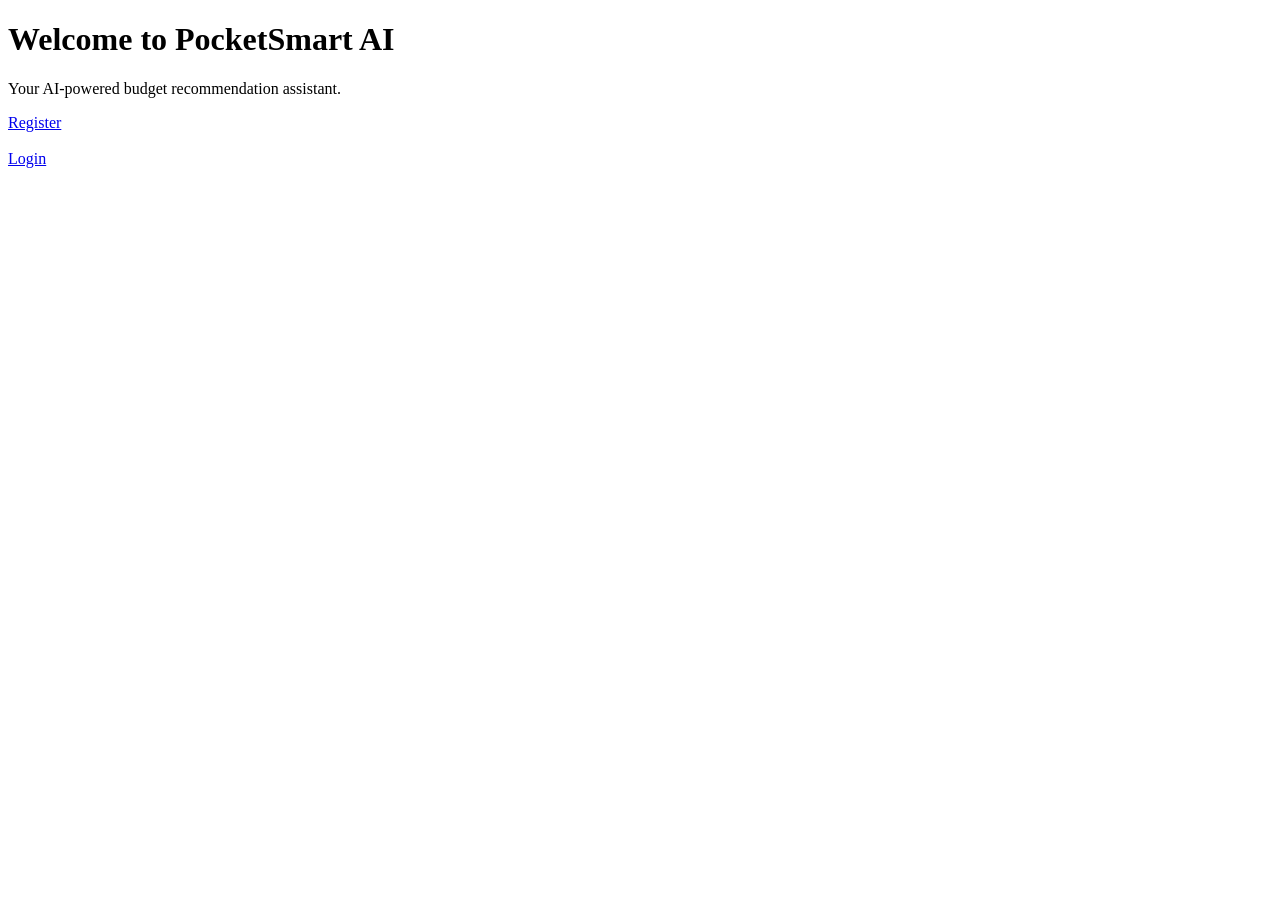
<file: app/templates/index.html>
<!DOCTYPE html>
<html>
<head>
    <title>PocketSmart AI</title>
</head>
<body>
    <h1>Welcome to PocketSmart AI</h1>
    <p>Your AI-powered budget recommendation assistant.</p>

    <a href="/register">Register</a>
    <br><br>
    <a href="/login">Login</a>
</body>
</html>
</file>
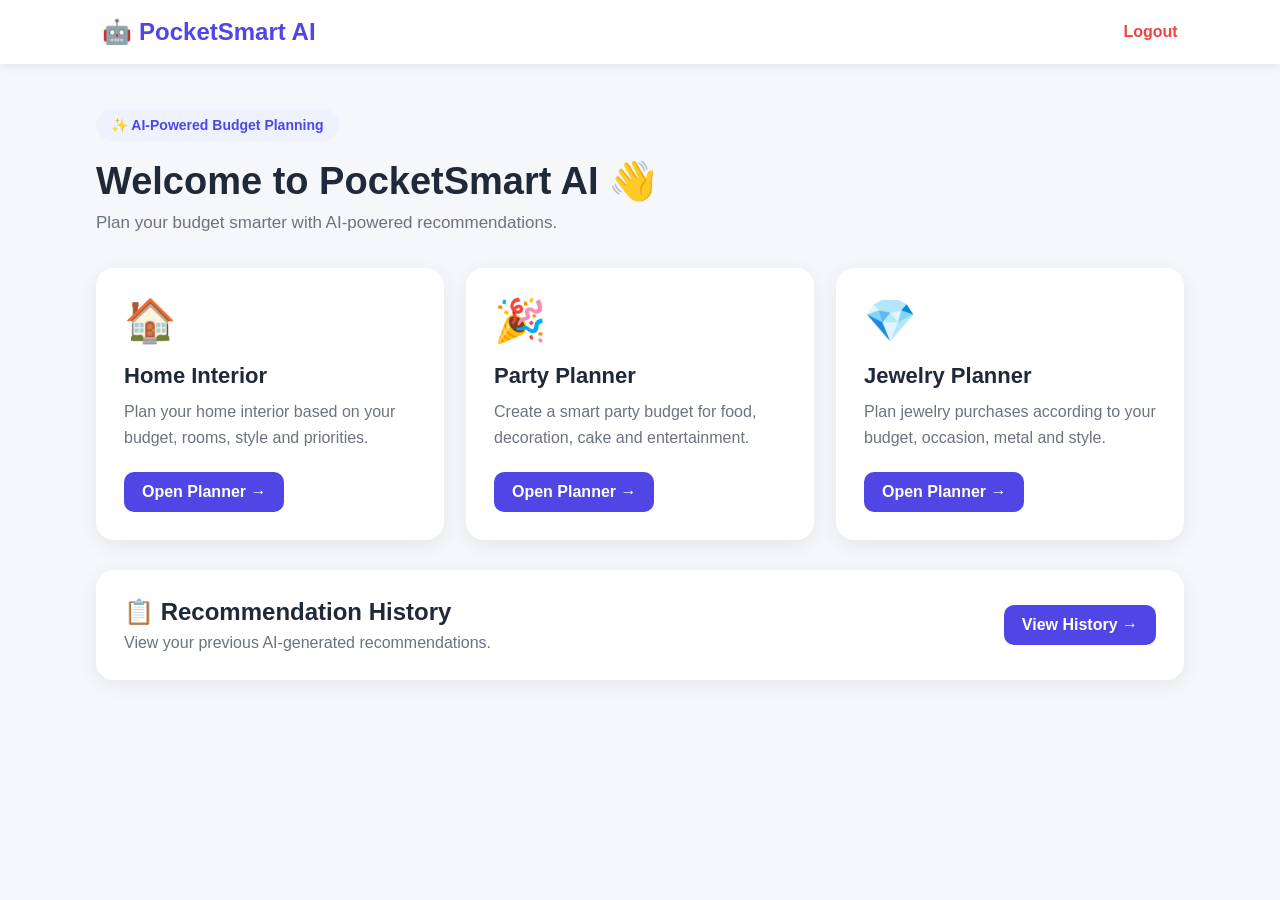
<file: app/templates/dashboard.html>
<!DOCTYPE html>
<html lang="en">
<head>
    <meta charset="UTF-8">
    <meta name="viewport" content="width=device-width, initial-scale=1.0">

    <title>PocketSmart AI - Dashboard</title>

    <style>
        * {
            margin: 0;
            padding: 0;
            box-sizing: border-box;
            font-family: Arial, sans-serif;
        }

        body {
            background: #f5f7fb;
            color: #1f2937;
        }

        .navbar {
            background: white;
            padding: 18px 8%;
            display: flex;
            justify-content: space-between;
            align-items: center;
            box-shadow: 0 2px 10px rgba(0,0,0,0.08);
            position: sticky;
            top: 0;
            z-index: 10;
        }

        .logo {
            font-size: 24px;
            font-weight: bold;
            color: #4f46e5;
        }

        .logout {
            text-decoration: none;
            color: #ef4444;
            font-weight: bold;
        }

        .container {
            width: 85%;
            max-width: 1100px;
            margin: 45px auto;
        }

        .badge {
            display: inline-block;
            background: #eef2ff;
            color: #4f46e5;
            padding: 8px 15px;
            border-radius: 20px;
            font-size: 14px;
            font-weight: bold;
            margin-bottom: 18px;
        }

        h1 {
            font-size: 38px;
            margin-bottom: 10px;
        }

        .subtitle {
            color: #6b7280;
            margin-bottom: 35px;
            font-size: 17px;
        }

        .cards {
            display: grid;
            grid-template-columns: repeat(3, 1fr);
            gap: 22px;
        }

        .card {
            background: white;
            padding: 28px;
            border-radius: 18px;
            box-shadow: 0 5px 20px rgba(0,0,0,0.07);
            transition: 0.3s;
        }

        .card:hover {
            transform: translateY(-5px);
            box-shadow: 0 10px 25px rgba(0,0,0,0.12);
        }

        .icon {
            font-size: 42px;
            margin-bottom: 18px;
        }

        .card h2 {
            margin-bottom: 10px;
            font-size: 22px;
        }

        .card p {
            color: #6b7280;
            line-height: 1.6;
            margin-bottom: 22px;
        }

        .button {
            display: inline-block;
            background: #4f46e5;
            color: white;
            text-decoration: none;
            padding: 11px 18px;
            border-radius: 10px;
            font-weight: bold;
        }

        .button:hover {
            background: #3730a3;
        }

        .history {
            margin-top: 30px;
            background: white;
            padding: 28px;
            border-radius: 18px;
            box-shadow: 0 5px 20px rgba(0,0,0,0.07);
            display: flex;
            justify-content: space-between;
            align-items: center;
        }

        .history h2 {
            margin-bottom: 8px;
        }

        .history p {
            color: #6b7280;
        }

        @media (max-width: 800px) {
            .cards {
                grid-template-columns: 1fr;
            }

            .container {
                width: 90%;
            }

            h1 {
                font-size: 30px;
            }

            .history {
                flex-direction: column;
                align-items: flex-start;
                gap: 20px;
            }
        }
    </style>
</head>

<body>

    <nav class="navbar">
        <div class="logo">🤖 PocketSmart AI</div>

        <a href="/logout" class="logout">
            Logout
        </a>
    </nav>

    <main class="container">

        <div class="badge">
            ✨ AI-Powered Budget Planning
        </div>

        <h1>Welcome to PocketSmart AI 👋</h1>

        <p class="subtitle">
            Plan your budget smarter with AI-powered recommendations.
        </p>

        <div class="cards">

            <div class="card">
                <div class="icon">🏠</div>

                <h2>Home Interior</h2>

                <p>
                    Plan your home interior based on your budget,
                    rooms, style and priorities.
                </p>

                <a href="/home-planner" class="button">
                    Open Planner →
                </a>
            </div>

            <div class="card">
                <div class="icon">🎉</div>

                <h2>Party Planner</h2>

                <p>
                    Create a smart party budget for food,
                    decoration, cake and entertainment.
                </p>

                <a href="/party-planner" class="button">
                    Open Planner →
                </a>
            </div>

            <div class="card">
                <div class="icon">💎</div>

                <h2>Jewelry Planner</h2>

                <p>
                    Plan jewelry purchases according to your
                    budget, occasion, metal and style.
                </p>

                <a href="/jewelry-planner" class="button">
                    Open Planner →
                </a>
            </div>

        </div>

        <div class="history">

            <div>
                <h2>📋 Recommendation History</h2>

                <p>
                    View your previous AI-generated recommendations.
                </p>
            </div>

            <a href="/history-page" class="button">
                View History →
            </a>

        </div>

    </main>

</body>
</html>
</file>
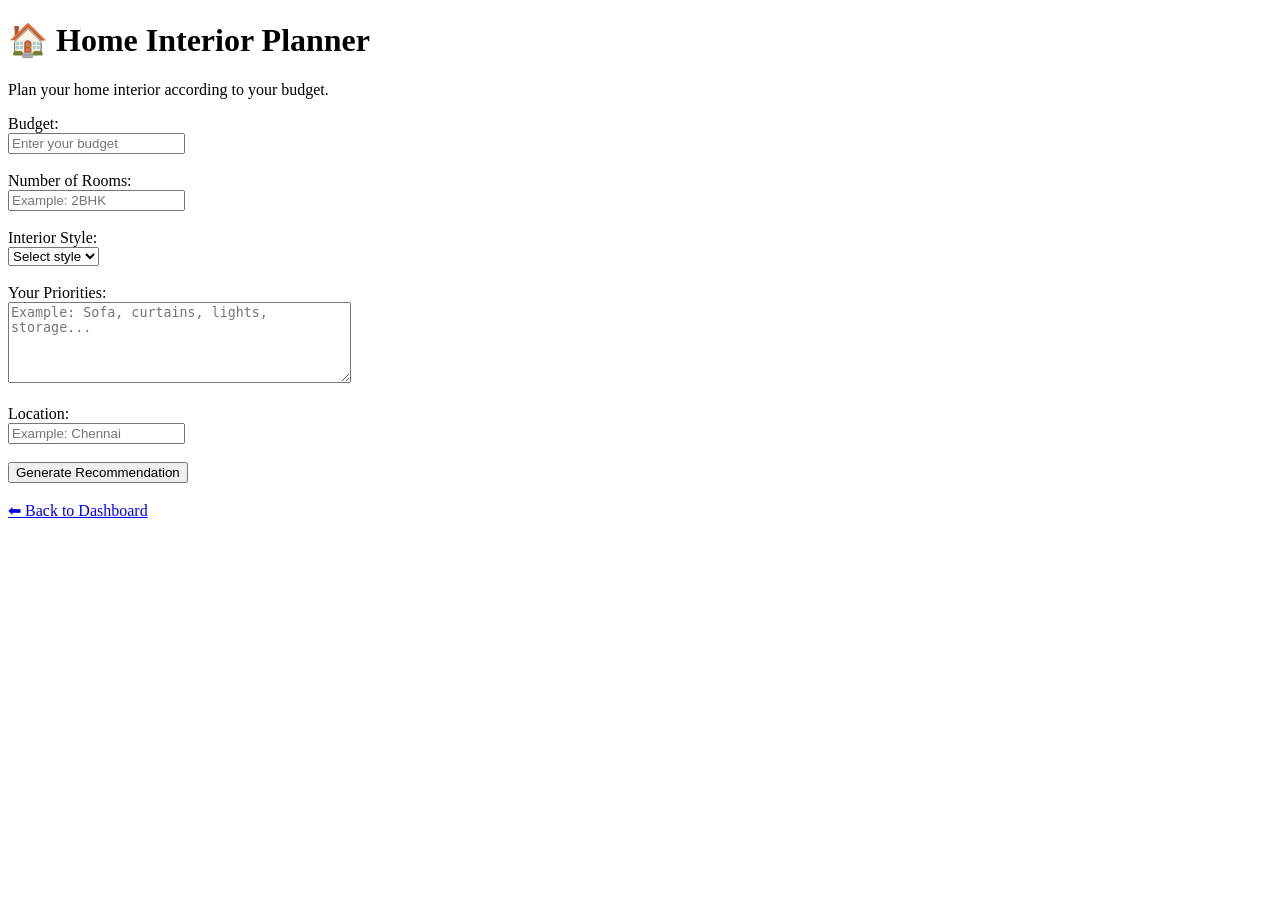
<file: app/templates/home_planner.html>
<!DOCTYPE html>
<html>
<head>
    <title>Home Interior Planner - PocketSmart AI</title>
</head>

<body>

    <h1>🏠 Home Interior Planner</h1>

    <p>Plan your home interior according to your budget.</p>

    <form action="/generate-home" method="post" id="homePlannerForm">

        <label>Budget:</label><br>
        <input
            type="number"
            name="budget"
            placeholder="Enter your budget"
            required
        >
        <br><br>

        <label>Number of Rooms:</label><br>
        <input
            type="text"
            name="rooms"
            placeholder="Example: 2BHK"
            required
        >
        <br><br>

        <label>Interior Style:</label><br>
        <select name="style" required>
            <option value="">Select style</option>
            <option value="Modern">Modern</option>
            <option value="Minimal">Minimal</option>
            <option value="Traditional">Traditional</option>
            <option value="Luxury">Luxury</option>
            <option value="Bohemian">Bohemian</option>
        </select>
        <br><br>

        <label>Your Priorities:</label><br>
        <textarea
            name="priorities"
            placeholder="Example: Sofa, curtains, lights, storage..."
            rows="5"
            cols="40"
            required
        ></textarea>
        <br><br>

        <label>Location:</label><br>
        <input
            type="text"
            name="location"
            placeholder="Example: Chennai"
        >
        <br><br>

        <button type="submit" id="generateButton">
            Generate Recommendation
        </button>

    </form>

    <br>

    <a href="/dashboard">⬅ Back to Dashboard</a>

    <script>
        document.getElementById("homePlannerForm").addEventListener("submit", function () {
            const button = document.getElementById("generateButton");

            button.disabled = true;
            button.innerText = "Generating...";
        });
    </script>

</body>
</html>
</file>
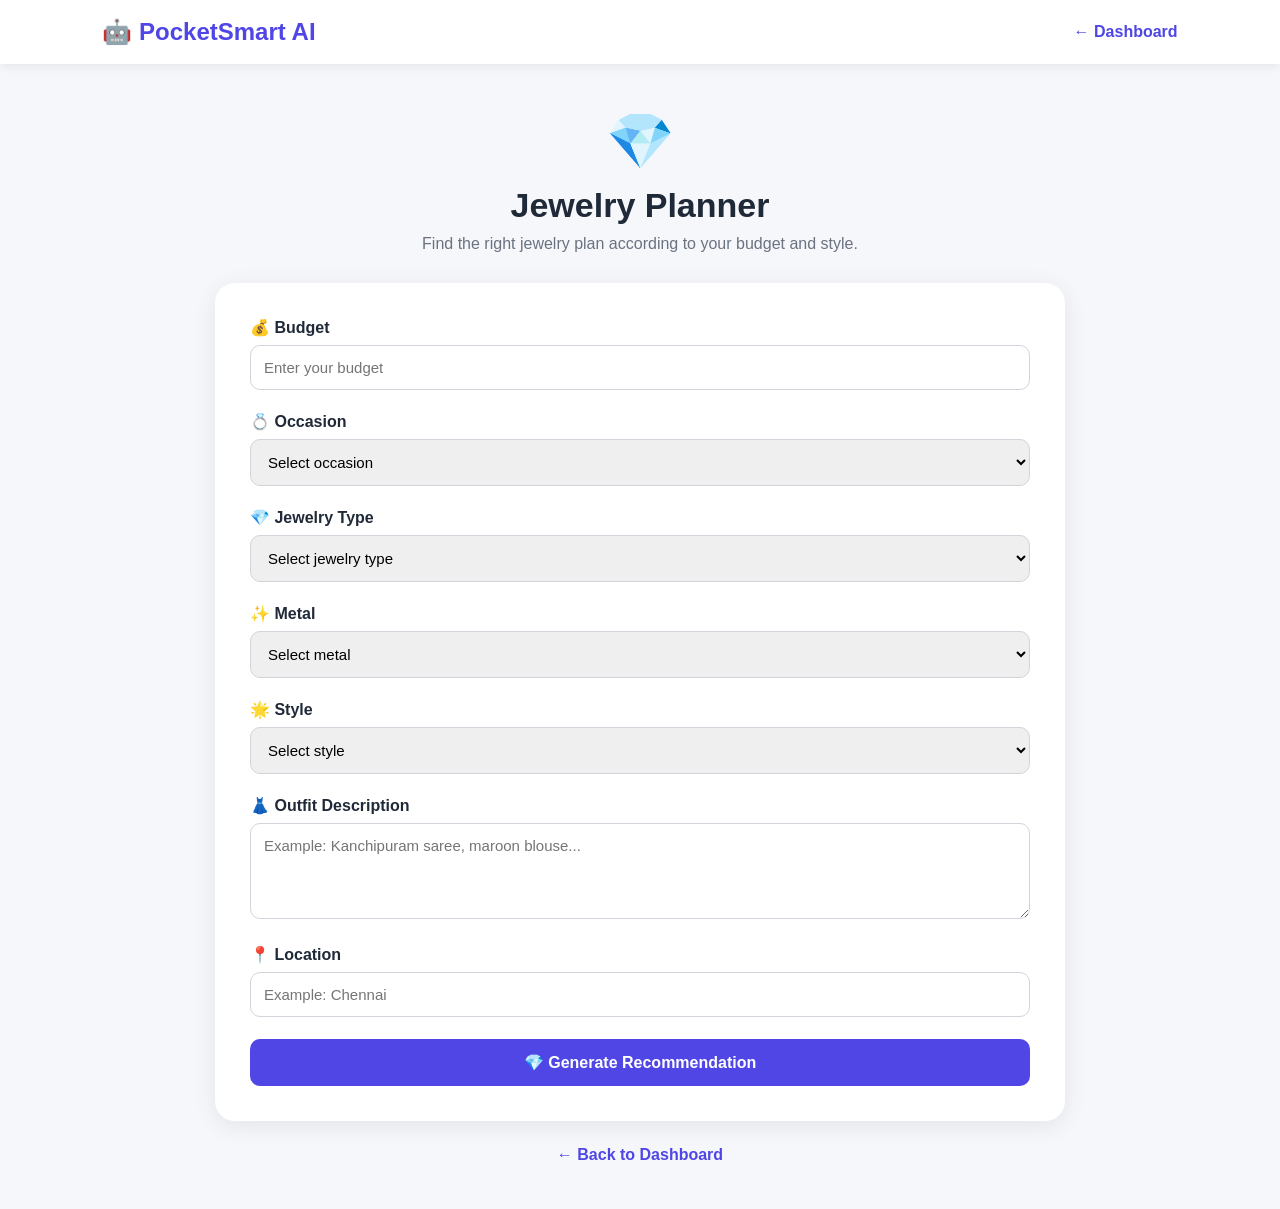
<file: app/templates/jewelry_planner.html>
<!DOCTYPE html>
<html lang="en">
<head>
    <meta charset="UTF-8">
    <meta name="viewport" content="width=device-width, initial-scale=1.0">

    <title>Jewelry Planner - PocketSmart AI</title>

    <style>
        * {
            margin: 0;
            padding: 0;
            box-sizing: border-box;
            font-family: Arial, sans-serif;
        }

        body {
            background: #f5f7fb;
            color: #1f2937;
        }

        .navbar {
            background: white;
            padding: 18px 8%;
            display: flex;
            justify-content: space-between;
            align-items: center;
            box-shadow: 0 2px 10px rgba(0,0,0,0.08);
        }

        .logo {
            font-size: 24px;
            font-weight: bold;
            color: #4f46e5;
        }

        .back {
            text-decoration: none;
            color: #4f46e5;
            font-weight: bold;
        }

        .container {
            width: 90%;
            max-width: 850px;
            margin: 45px auto;
        }

        .header {
            text-align: center;
            margin-bottom: 30px;
        }

        .icon {
            font-size: 55px;
            margin-bottom: 12px;
        }

        h1 {
            font-size: 34px;
            margin-bottom: 10px;
        }

        .subtitle {
            color: #6b7280;
            font-size: 16px;
        }

        .form-card {
            background: white;
            padding: 35px;
            border-radius: 20px;
            box-shadow: 0 5px 25px rgba(0,0,0,0.08);
        }

        .form-group {
            margin-bottom: 22px;
        }

        label {
            display: block;
            font-weight: bold;
            margin-bottom: 8px;
        }

        input,
        select,
        textarea {
            width: 100%;
            padding: 13px;
            border: 1px solid #d1d5db;
            border-radius: 10px;
            font-size: 15px;
            outline: none;
        }

        input:focus,
        select:focus,
        textarea:focus {
            border-color: #4f46e5;
        }

        textarea {
            resize: vertical;
        }

        .button {
            width: 100%;
            border: none;
            background: #4f46e5;
            color: white;
            padding: 14px;
            border-radius: 10px;
            font-size: 16px;
            font-weight: bold;
            cursor: pointer;
        }

        .button:hover {
            background: #3730a3;
        }

        .button:disabled {
            background: #9ca3af;
            cursor: not-allowed;
        }

        .footer-link {
            text-align: center;
            margin-top: 25px;
        }

        .footer-link a {
            color: #4f46e5;
            text-decoration: none;
            font-weight: bold;
        }

        @media (max-width: 600px) {
            .container {
                width: 94%;
                margin: 30px auto;
            }

            .form-card {
                padding: 25px;
            }

            h1 {
                font-size: 28px;
            }
        }
    </style>
</head>

<body>

    <nav class="navbar">
        <div class="logo">🤖 PocketSmart AI</div>

        <a href="/dashboard" class="back">
            ← Dashboard
        </a>
    </nav>

    <main class="container">

        <div class="header">
            <div class="icon">💎</div>

            <h1>Jewelry Planner</h1>

            <p class="subtitle">
                Find the right jewelry plan according to your budget and style.
            </p>
        </div>

        <div class="form-card">

            <form action="/generate-jewelry" method="post" id="jewelryPlannerForm">

                <div class="form-group">
                    <label>💰 Budget</label>

                    <input
                        type="number"
                        name="budget"
                        placeholder="Enter your budget"
                        min="1"
                        required
                    >
                </div>

                <div class="form-group">
                    <label>💍 Occasion</label>

                    <select name="occasion" required>
                        <option value="">Select occasion</option>
                        <option value="Wedding">Wedding</option>
                        <option value="Engagement">Engagement</option>
                        <option value="Birthday">Birthday</option>
                        <option value="Anniversary">Anniversary</option>
                        <option value="Festival">Festival</option>
                        <option value="Daily Wear">Daily Wear</option>
                        <option value="Other">Other</option>
                    </select>
                </div>

                <div class="form-group">
                    <label>💎 Jewelry Type</label>

                    <select name="jewelry_type" required>
                        <option value="">Select jewelry type</option>
                        <option value="Necklace">Necklace</option>
                        <option value="Earrings">Earrings</option>
                        <option value="Ring">Ring</option>
                        <option value="Bangles">Bangles</option>
                        <option value="Bracelet">Bracelet</option>
                        <option value="Chain">Chain</option>
                        <option value="Jewelry Set">Jewelry Set</option>
                    </select>
                </div>

                <div class="form-group">
                    <label>✨ Metal</label>

                    <select name="metal" required>
                        <option value="">Select metal</option>
                        <option value="Gold">Gold</option>
                        <option value="Silver">Silver</option>
                        <option value="Rose Gold">Rose Gold</option>
                        <option value="Platinum">Platinum</option>
                        <option value="Diamond">Diamond</option>
                        <option value="Artificial">Artificial</option>
                    </select>
                </div>

                <div class="form-group">
                    <label>🌟 Style</label>

                    <select name="style" required>
                        <option value="">Select style</option>
                        <option value="Traditional">Traditional</option>
                        <option value="Modern">Modern</option>
                        <option value="Minimal">Minimal</option>
                        <option value="Elegant">Elegant</option>
                        <option value="Luxury">Luxury</option>
                    </select>
                </div>

                <div class="form-group">
                    <label>👗 Outfit Description</label>

                    <textarea
                        name="outfit_description"
                        rows="4"
                        placeholder="Example: Kanchipuram saree, maroon blouse..."
                    ></textarea>
                </div>

                <div class="form-group">
                    <label>📍 Location</label>

                    <input
                        type="text"
                        name="location"
                        placeholder="Example: Chennai"
                    >
                </div>

                <button
                    type="submit"
                    class="button"
                    id="generateButton"
                >
                    💎 Generate Recommendation
                </button>

            </form>

        </div>

        <div class="footer-link">
            <a href="/dashboard">← Back to Dashboard</a>
        </div>

    </main>

    <script>
        document.getElementById("jewelryPlannerForm").addEventListener("submit", function () {
            const button = document.getElementById("generateButton");

            button.disabled = true;
            button.innerText = "Generating...";
        });
    </script>

</body>
</html>
</file>
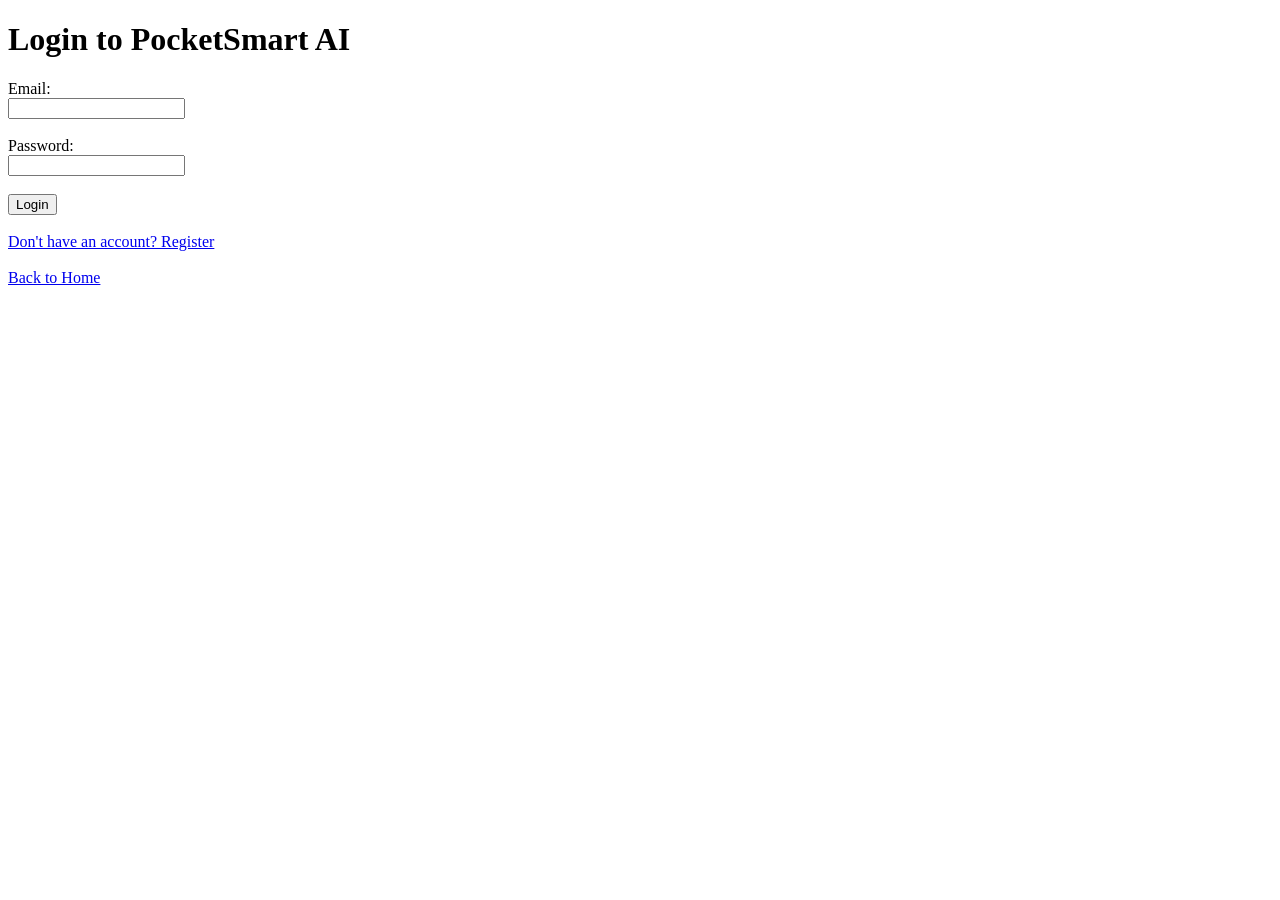
<file: app/templates/login.html>
<!DOCTYPE html>
<html>
<head>
    <title>Login - PocketSmart AI</title>
</head>
<body>

    <h1>Login to PocketSmart AI</h1>

    <form action="/login" method="post">

        <label>Email:</label><br>
        <input type="email" name="email" required>
        <br><br>

        <label>Password:</label><br>
        <input type="password" name="password" required>
        <br><br>

        <button type="submit">Login</button>

    </form>

    <br>

    <a href="/register">Don't have an account? Register</a>
    <br><br>

    <a href="/">Back to Home</a>

</body>
</html>
</file>
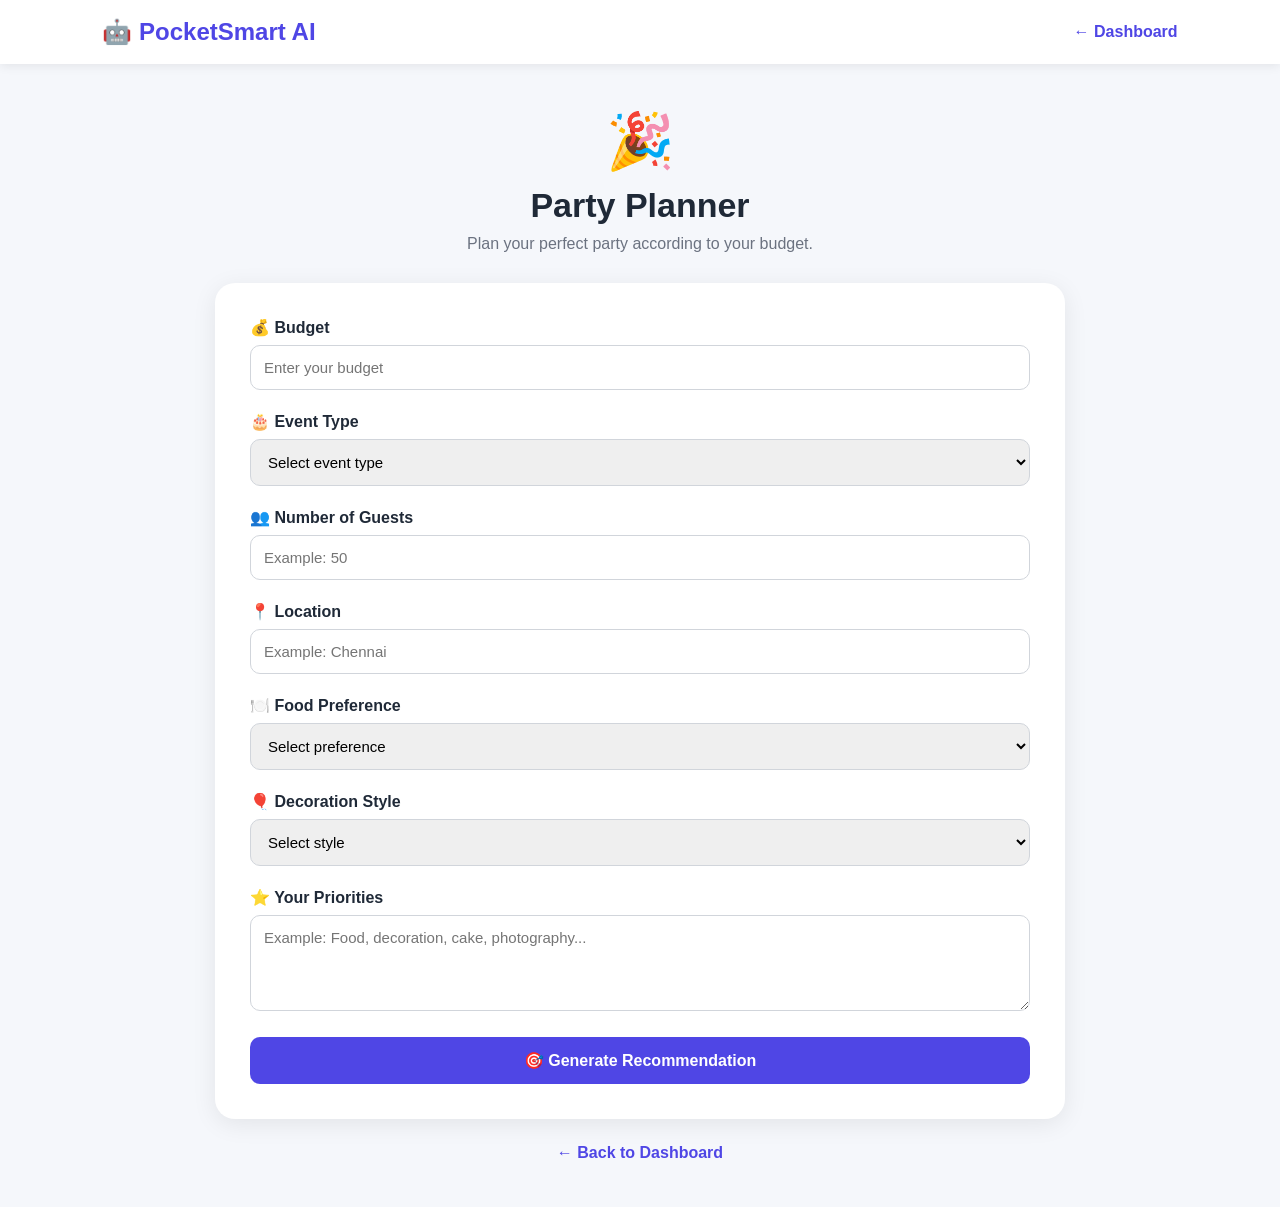
<file: app/templates/party_planner.html>
<!DOCTYPE html>
<html lang="en">
<head>
    <meta charset="UTF-8">
    <meta name="viewport" content="width=device-width, initial-scale=1.0">

    <title>Party Planner - PocketSmart AI</title>

    <style>
        * {
            margin: 0;
            padding: 0;
            box-sizing: border-box;
            font-family: Arial, sans-serif;
        }

        body {
            background: #f5f7fb;
            color: #1f2937;
        }

        .navbar {
            background: white;
            padding: 18px 8%;
            display: flex;
            justify-content: space-between;
            align-items: center;
            box-shadow: 0 2px 10px rgba(0,0,0,0.08);
        }

        .logo {
            font-size: 24px;
            font-weight: bold;
            color: #4f46e5;
        }

        .back {
            text-decoration: none;
            color: #4f46e5;
            font-weight: bold;
        }

        .container {
            width: 90%;
            max-width: 850px;
            margin: 45px auto;
        }

        .header {
            text-align: center;
            margin-bottom: 30px;
        }

        .icon {
            font-size: 55px;
            margin-bottom: 12px;
        }

        h1 {
            font-size: 34px;
            margin-bottom: 10px;
        }

        .subtitle {
            color: #6b7280;
            font-size: 16px;
        }

        .form-card {
            background: white;
            padding: 35px;
            border-radius: 20px;
            box-shadow: 0 5px 25px rgba(0,0,0,0.08);
        }

        .form-group {
            margin-bottom: 22px;
        }

        label {
            display: block;
            font-weight: bold;
            margin-bottom: 8px;
        }

        input,
        select,
        textarea {
            width: 100%;
            padding: 13px;
            border: 1px solid #d1d5db;
            border-radius: 10px;
            font-size: 15px;
            outline: none;
        }

        input:focus,
        select:focus,
        textarea:focus {
            border-color: #4f46e5;
        }

        textarea {
            resize: vertical;
        }

        .button {
            width: 100%;
            border: none;
            background: #4f46e5;
            color: white;
            padding: 14px;
            border-radius: 10px;
            font-size: 16px;
            font-weight: bold;
            cursor: pointer;
        }

        .button:hover {
            background: #3730a3;
        }

        .button:disabled {
            background: #9ca3af;
            cursor: not-allowed;
        }

        .footer-link {
            text-align: center;
            margin-top: 25px;
        }

        .footer-link a {
            color: #4f46e5;
            text-decoration: none;
            font-weight: bold;
        }

        @media (max-width: 600px) {
            .container {
                width: 94%;
                margin: 30px auto;
            }

            .form-card {
                padding: 25px;
            }

            h1 {
                font-size: 28px;
            }
        }
    </style>
</head>

<body>

    <nav class="navbar">
        <div class="logo">🤖 PocketSmart AI</div>

        <a href="/dashboard" class="back">
            ← Dashboard
        </a>
    </nav>

    <main class="container">

        <div class="header">
            <div class="icon">🎉</div>

            <h1>Party Planner</h1>

            <p class="subtitle">
                Plan your perfect party according to your budget.
            </p>
        </div>

        <div class="form-card">

            <form action="/generate-party" method="post" id="partyPlannerForm">

                <div class="form-group">
                    <label>💰 Budget</label>

                    <input
                        type="number"
                        name="budget"
                        placeholder="Enter your budget"
                        min="1"
                        required
                    >
                </div>

                <div class="form-group">
                    <label>🎂 Event Type</label>

                    <select name="event_type" required>
                        <option value="">Select event type</option>
                        <option value="Birthday">Birthday</option>
                        <option value="Wedding">Wedding</option>
                        <option value="Engagement">Engagement</option>
                        <option value="Anniversary">Anniversary</option>
                        <option value="Baby Shower">Baby Shower</option>
                        <option value="Other">Other</option>
                    </select>
                </div>

                <div class="form-group">
                    <label>👥 Number of Guests</label>

                    <input
                        type="number"
                        name="guests"
                        placeholder="Example: 50"
                        min="1"
                        required
                    >
                </div>

                <div class="form-group">
                    <label>📍 Location</label>

                    <input
                        type="text"
                        name="location"
                        placeholder="Example: Chennai"
                    >
                </div>

                <div class="form-group">
                    <label>🍽️ Food Preference</label>

                    <select name="food_preference">
                        <option value="">Select preference</option>
                        <option value="Vegetarian">Vegetarian</option>
                        <option value="Non-Vegetarian">Non-Vegetarian</option>
                        <option value="Both Veg and Non-Veg">Both Veg and Non-Veg</option>
                    </select>
                </div>

                <div class="form-group">
                    <label>🎈 Decoration Style</label>

                    <select name="decoration_style">
                        <option value="">Select style</option>
                        <option value="Simple">Simple</option>
                        <option value="Modern">Modern</option>
                        <option value="Traditional">Traditional</option>
                        <option value="Luxury">Luxury</option>
                        <option value="Theme Based">Theme Based</option>
                    </select>
                </div>

                <div class="form-group">
                    <label>⭐ Your Priorities</label>

                    <textarea
                        name="priorities"
                        rows="4"
                        placeholder="Example: Food, decoration, cake, photography..."
                    ></textarea>
                </div>

                <button
                    type="submit"
                    class="button"
                    id="generateButton"
                >
                    🎯 Generate Recommendation
                </button>

            </form>

        </div>

        <div class="footer-link">
            <a href="/dashboard">← Back to Dashboard</a>
        </div>

    </main>

    <script>
        document.getElementById("partyPlannerForm").addEventListener("submit", function () {
            const button = document.getElementById("generateButton");

            button.disabled = true;
            button.innerText = "Generating...";
        });
    </script>

</body>
</html>
</file>
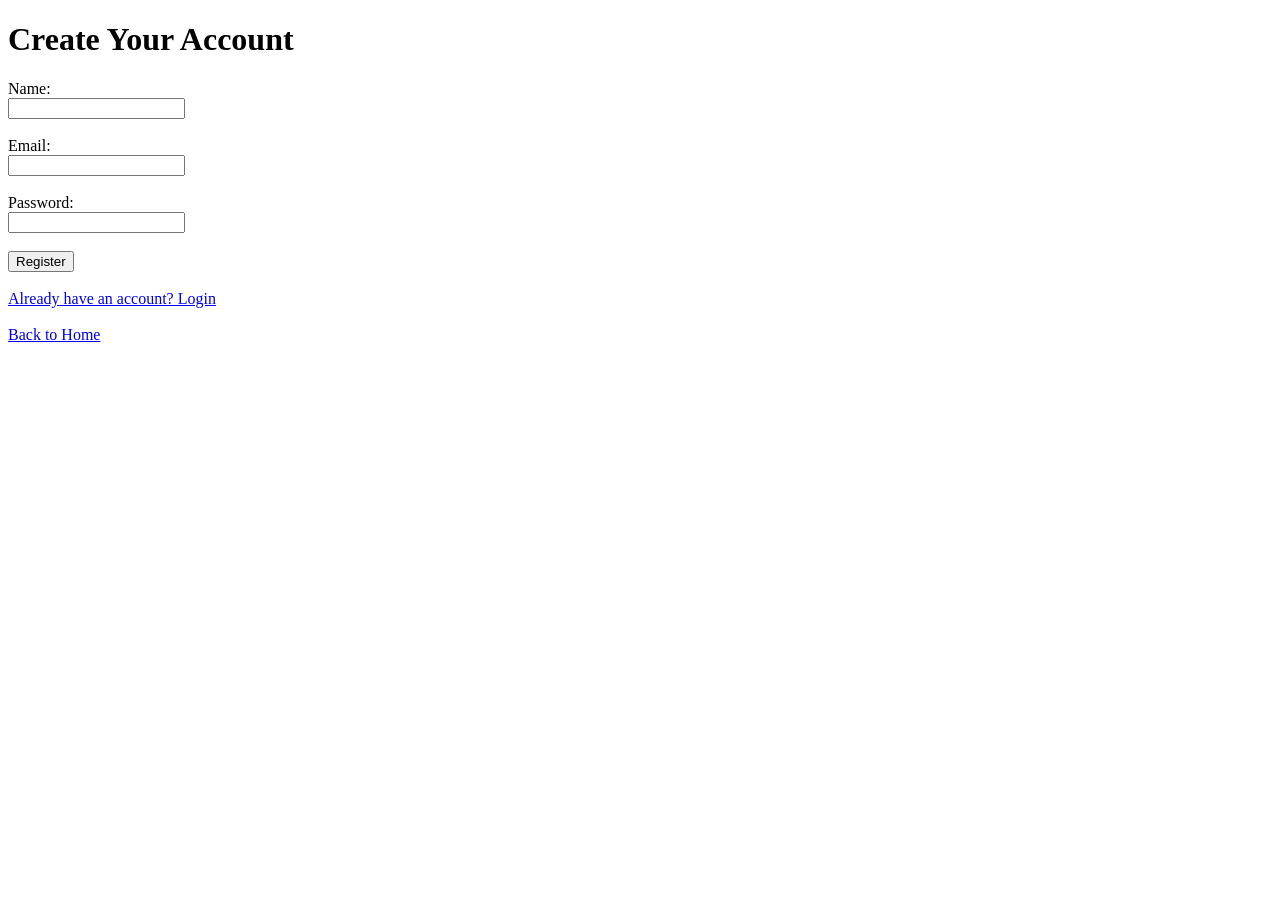
<file: app/templates/register.html>
<!DOCTYPE html>
<html>
<head>
    <title>Register - PocketSmart AI</title>
</head>
<body>

    <h1>Create Your Account</h1>

    <form action="/register" method="post">

        <label>Name:</label><br>
        <input type="text" name="name" required>
        <br><br>

        <label>Email:</label><br>
        <input type="email" name="email" required>
        <br><br>

        <label>Password:</label><br>
        <input type="password" name="password" required>
        <br><br>

        <button type="submit">Register</button>

    </form>

    <br>

    <a href="/login">Already have an account? Login</a>
    <br><br>
    <a href="/">Back to Home</a>

</body>
</html>
</file>
